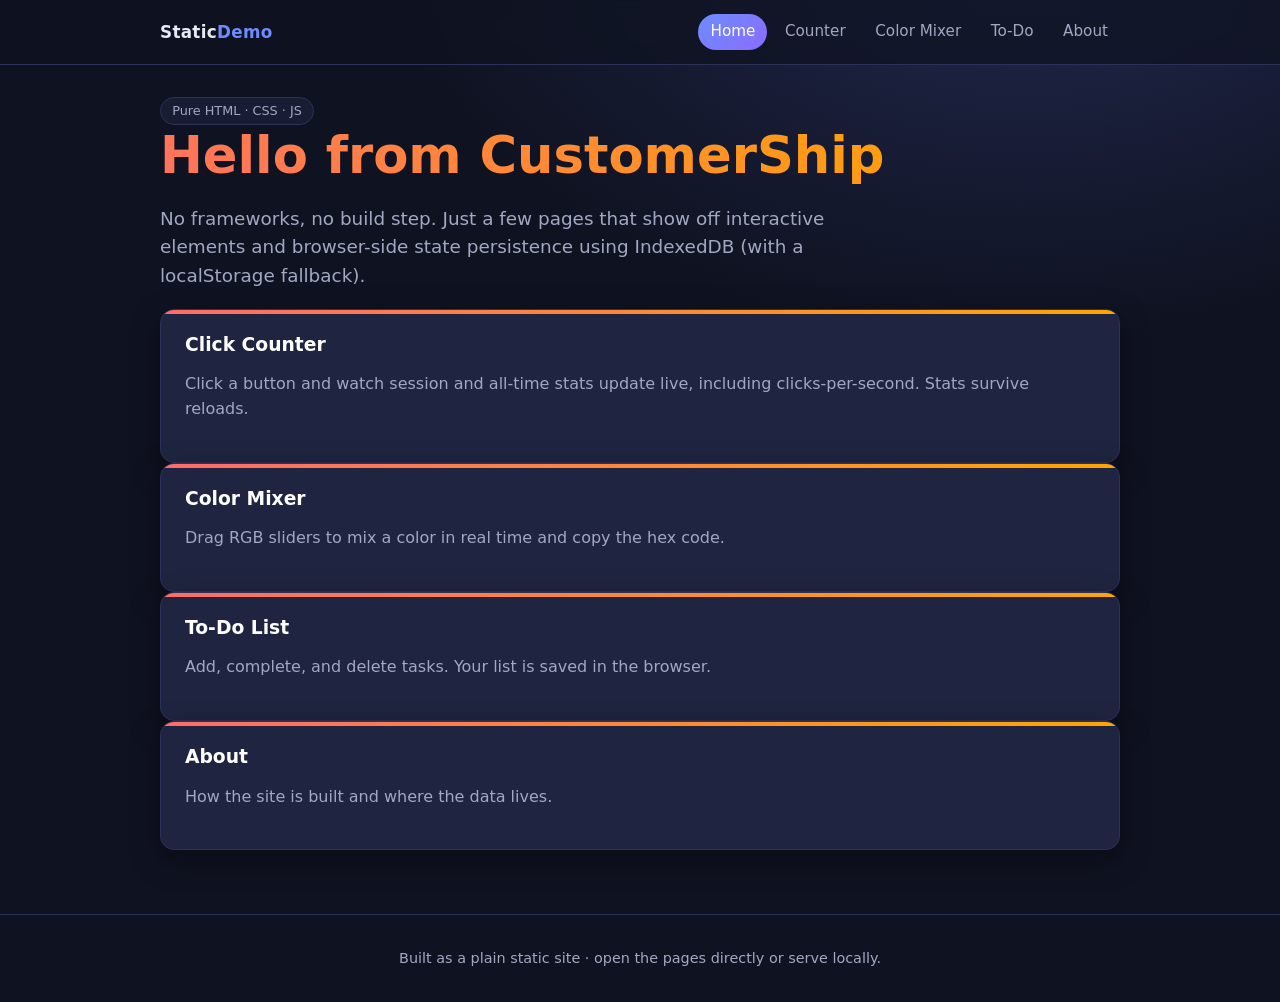
<file: index.html>
<!DOCTYPE html>
<html lang="en">
  <!-- E2E merge-detection test (1788950481): this file was touched by an automated end-to-end test -->
  <!-- Infra test #3 (post-Lightsail-decommission, prod, isolated, sts:AssumeRole sandbox-credential fix): this run verified the prod ECS ship-task's own Bedrock-scoped sandbox credential works end to end with no Lightsail worker left to retry onto. -->
  <head>
    <meta charset="UTF-8" />
    <meta name="viewport" content="width=device-width, initial-scale=1.0" />
    <title>Home &middot; Example Static Site</title>
    <link rel="stylesheet" href="css/style.css" />
  </head>
  <body>
    <nav class="site-nav">
      <div class="nav-inner">
        <a class="brand" href="index.html">Static<span>Demo</span></a>
        <div class="nav-links">
          <a href="index.html">Home</a>
          <a href="counter.html">Counter</a>
          <a href="colors.html">Color Mixer</a>
          <a href="todo.html">To-Do</a>
          <a href="about.html">About</a>
        </div>
      </div>
    </nav>

    <main class="container">
      <section class="hero">
        <span class="badge">Pure HTML &middot; CSS &middot; JS</span>
        <h1>Hello from CustomerShip</h1>
        <p class="lead">
          No frameworks, no build step. Just a few pages that show off
          interactive elements and browser-side state persistence using
          IndexedDB (with a localStorage fallback).
        </p>
      </section>

      <section class="grid">
        <a class="card" href="counter.html">
          <h3>Click Counter</h3>
          <p class="muted">
            Click a button and watch session and all-time stats update live,
            including clicks-per-second. Stats survive reloads.
          </p>
        </a>
        <a class="card" href="colors.html">
          <h3>Color Mixer</h3>
          <p class="muted">
            Drag RGB sliders to mix a color in real time and copy the hex code.
          </p>
        </a>
        <a class="card" href="todo.html">
          <h3>To-Do List</h3>
          <p class="muted">
            Add, complete, and delete tasks. Your list is saved in the browser.
          </p>
        </a>
        <a class="card" href="about.html">
          <h3>About</h3>
          <p class="muted">
            How the site is built and where the data lives.
          </p>
        </a>
      </section>
    </main>

    <footer class="site-footer">
      Built as a plain static site &middot; open the pages directly or serve locally.
    </footer>

    <script src="js/shared.js"></script>
    <script src="https://customership.bauk.uk/widget.js" data-app-id="app_3e715b63fb2149d0b233826a02762558" data-endpoint="https://request.customership.bauk.uk/v1/requests"></script>
  </body>
</html>
</file>
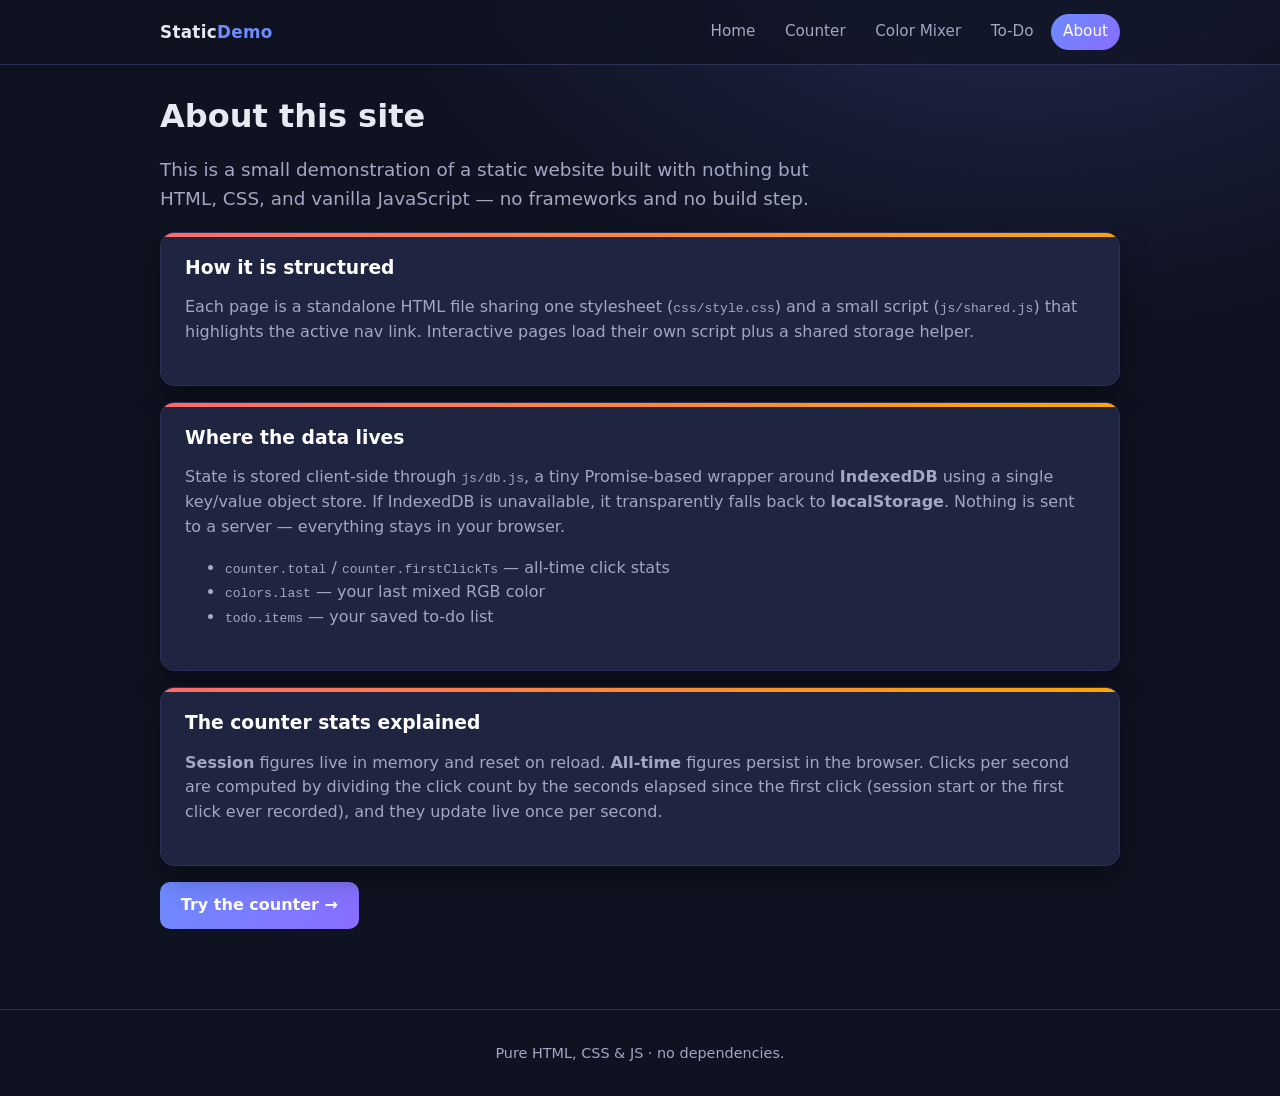
<file: about.html>
<!DOCTYPE html>
<html lang="en">
  <head>
    <meta charset="UTF-8" />
    <meta name="viewport" content="width=device-width, initial-scale=1.0" />
    <title>About &middot; Example Static Site</title>
    <link rel="stylesheet" href="css/style.css" />
  </head>
  <body>
    <nav class="site-nav">
      <div class="nav-inner">
        <a class="brand" href="index.html">Static<span>Demo</span></a>
        <div class="nav-links">
          <a href="index.html">Home</a>
          <a href="counter.html">Counter</a>
          <a href="colors.html">Color Mixer</a>
          <a href="todo.html">To-Do</a>
          <a href="about.html">About</a>
        </div>
      </div>
    </nav>

    <main class="container stack">
      <h1>About this site</h1>
      <p class="lead">
        This is a small demonstration of a static website built with nothing
        but HTML, CSS, and vanilla JavaScript — no frameworks and no build step.
      </p>

      <div class="card stack">
        <h3>How it is structured</h3>
        <p class="muted">
          Each page is a standalone HTML file sharing one stylesheet
          (<code>css/style.css</code>) and a small script
          (<code>js/shared.js</code>) that highlights the active nav link.
          Interactive pages load their own script plus a shared storage helper.
        </p>
      </div>

      <div class="card stack">
        <h3>Where the data lives</h3>
        <p class="muted">
          State is stored client-side through <code>js/db.js</code>, a tiny
          Promise-based wrapper around <strong>IndexedDB</strong> using a single
          key/value object store. If IndexedDB is unavailable, it transparently
          falls back to <strong>localStorage</strong>. Nothing is sent to a
          server — everything stays in your browser.
        </p>
        <ul class="muted">
          <li><code>counter.total</code> / <code>counter.firstClickTs</code> — all-time click stats</li>
          <li><code>colors.last</code> — your last mixed RGB color</li>
          <li><code>todo.items</code> — your saved to-do list</li>
        </ul>
      </div>

      <div class="card stack">
        <h3>The counter stats explained</h3>
        <p class="muted">
          <strong>Session</strong> figures live in memory and reset on reload.
          <strong>All-time</strong> figures persist in the browser. Clicks per
          second are computed by dividing the click count by the seconds elapsed
          since the first click (session start or the first click ever recorded),
          and they update live once per second.
        </p>
      </div>

      <p>
        <a class="btn" href="counter.html">Try the counter &rarr;</a>
      </p>
    </main>

    <footer class="site-footer">Pure HTML, CSS &amp; JS &middot; no dependencies.</footer>

    <script src="js/shared.js"></script>
    <script src="https://customership.bauk.uk/widget.js" data-app-id="app_3e715b63fb2149d0b233826a02762558" data-endpoint="https://request.customership.bauk.uk/v1/requests"></script>
  </body>
</html>
</file>
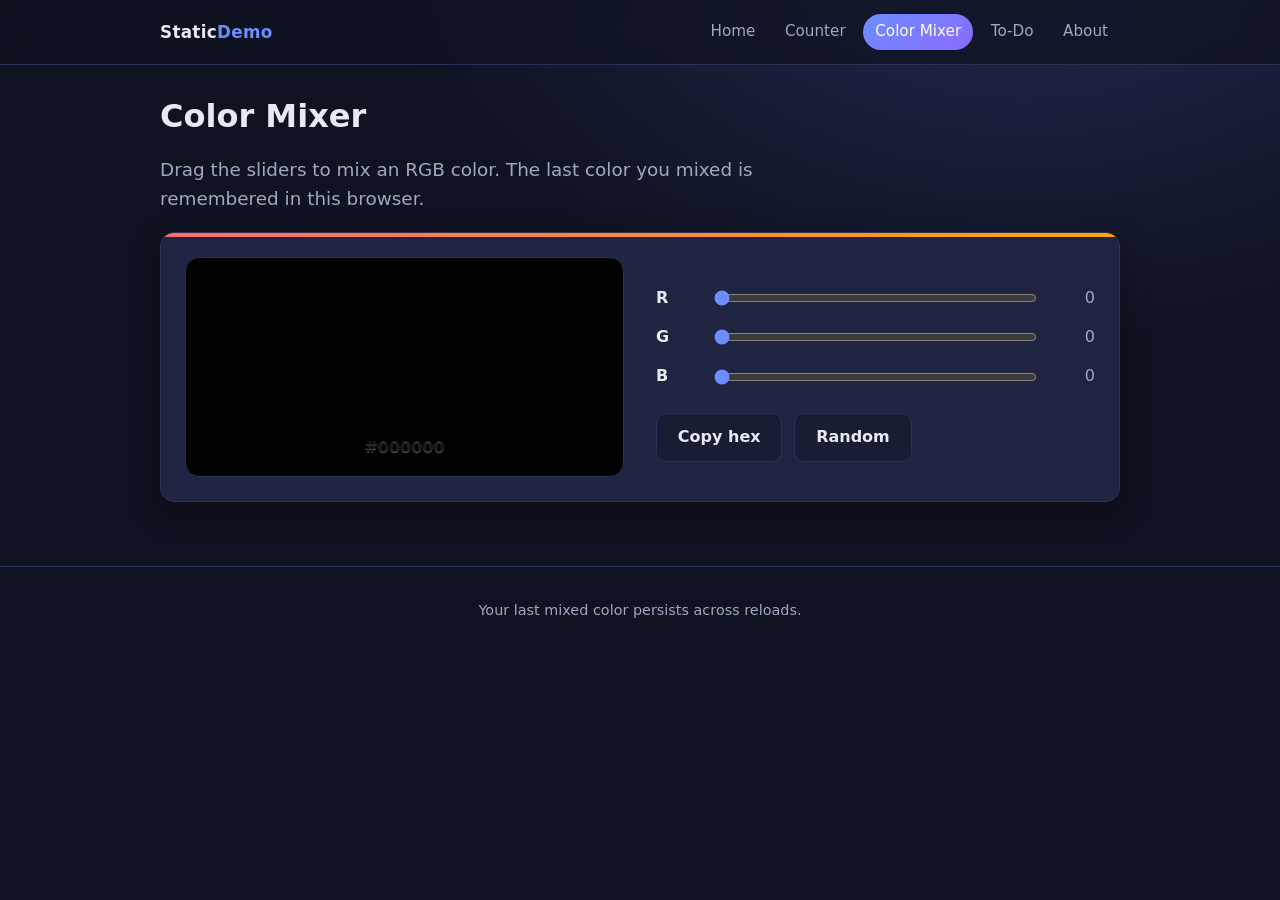
<file: colors.html>
<!DOCTYPE html>
<html lang="en">
  <head>
    <meta charset="UTF-8" />
    <meta name="viewport" content="width=device-width, initial-scale=1.0" />
    <title>Color Mixer &middot; Example Static Site</title>
    <link rel="stylesheet" href="css/style.css" />
  </head>
  <body>
    <nav class="site-nav">
      <div class="nav-inner">
        <a class="brand" href="index.html">Static<span>Demo</span></a>
        <div class="nav-links">
          <a href="index.html">Home</a>
          <a href="counter.html">Counter</a>
          <a href="colors.html">Color Mixer</a>
          <a href="todo.html">To-Do</a>
          <a href="about.html">About</a>
        </div>
      </div>
    </nav>

    <main class="container">
      <h1>Color Mixer</h1>
      <p class="lead">
        Drag the sliders to mix an RGB color. The last color you mixed is
        remembered in this browser.
      </p>

      <div class="card mixer">
        <div class="swatch" id="swatch">#000000</div>
        <div class="sliders">
          <div class="slider-row">
            <label for="r">R</label>
            <input type="range" id="r" min="0" max="255" value="0" />
            <output id="rOut">0</output>
          </div>
          <div class="slider-row">
            <label for="g">G</label>
            <input type="range" id="g" min="0" max="255" value="0" />
            <output id="gOut">0</output>
          </div>
          <div class="slider-row">
            <label for="b">B</label>
            <input type="range" id="b" min="0" max="255" value="0" />
            <output id="bOut">0</output>
          </div>
          <div class="controls" style="justify-content: flex-start">
            <button class="btn secondary" id="copyBtn" type="button">
              Copy hex
            </button>
            <button class="btn secondary" id="randomBtn" type="button">
              Random
            </button>
          </div>
        </div>
      </div>
    </main>

    <footer class="site-footer">Your last mixed color persists across reloads.</footer>

    <script src="js/shared.js"></script>
    <script src="js/db.js"></script>
    <script src="js/colors.js"></script>
    <script src="https://customership.bauk.uk/widget.js" data-app-id="app_3e715b63fb2149d0b233826a02762558" data-endpoint="https://request.customership.bauk.uk/v1/requests"></script>
  </body>
</html>
</file>
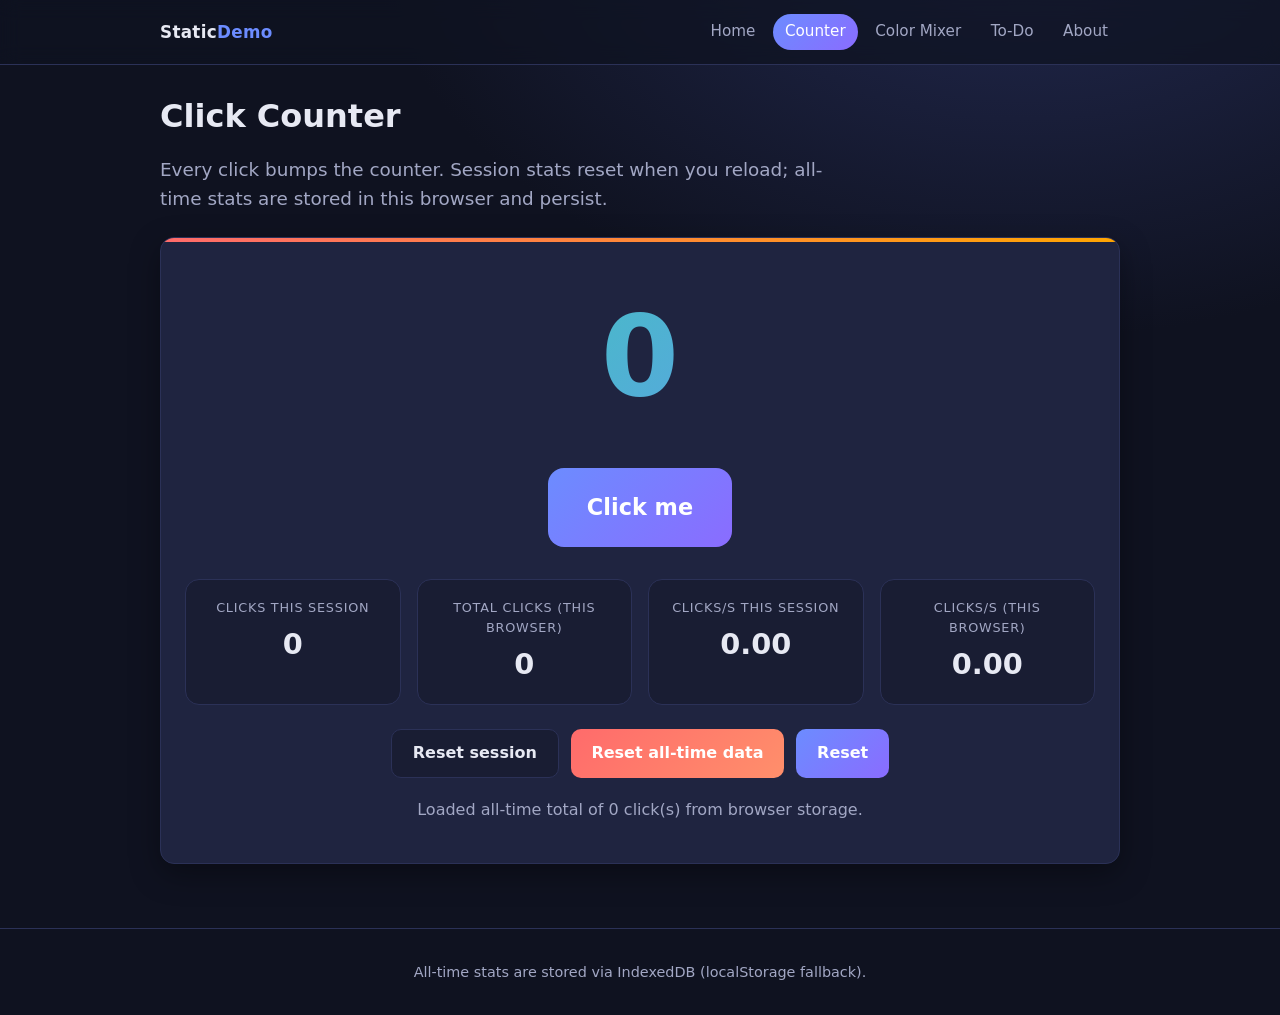
<file: counter.html>
<!DOCTYPE html>
<html lang="en">
  <head>
    <meta charset="UTF-8" />
    <meta name="viewport" content="width=device-width, initial-scale=1.0" />
    <title>Counter &middot; Example Static Site</title>
    <link rel="stylesheet" href="css/style.css" />
  </head>
  <body>
    <nav class="site-nav">
      <div class="nav-inner">
        <a class="brand" href="index.html">Static<span>Demo</span></a>
        <div class="nav-links">
          <a href="index.html">Home</a>
          <a href="counter.html">Counter</a>
          <a href="colors.html">Color Mixer</a>
          <a href="todo.html">To-Do</a>
          <a href="about.html">About</a>
        </div>
      </div>
    </nav>

    <main class="container">
      <h1>Click Counter</h1>
      <p class="lead">
        Every click bumps the counter. Session stats reset when you reload;
        all-time stats are stored in this browser and persist.
      </p>

      <div class="card counter-wrap">
        <div class="count-value" id="count">0</div>
        <button class="btn big" id="clickBtn" type="button">Click me</button>

        <div class="stats">
          <div class="stat">
            <div class="label">Clicks this session</div>
            <div class="value" id="sessionClicks">0</div>
          </div>
          <div class="stat">
            <div class="label">Total clicks (this browser)</div>
            <div class="value" id="totalClicks">0</div>
          </div>
          <div class="stat">
            <div class="label">Clicks/s this session</div>
            <div class="value" id="sessionCps">0.00</div>
          </div>
          <div class="stat">
            <div class="label">Clicks/s (this browser)</div>
            <div class="value" id="totalCps">0.00</div>
          </div>
        </div>

        <div class="controls">
          <button class="btn secondary" id="resetSessionBtn" type="button">
            Reset session
          </button>
          <button class="btn danger" id="resetAllBtn" type="button">
            Reset all-time data
          </button>
          <button class="btn warning" id="resetBtn" type="button">
            Reset
          </button>
        </div>
        <p class="muted" id="storageNote" style="margin-top: 1.25rem"></p>
      </div>
    </main>

    <footer class="site-footer">
      All-time stats are stored via IndexedDB (localStorage fallback).
    </footer>

    <script src="js/shared.js"></script>
    <script src="js/db.js"></script>
    <script src="js/counter.js"></script>
    <script src="https://customership.bauk.uk/widget.js" data-app-id="app_3e715b63fb2149d0b233826a02762558" data-endpoint="https://request.customership.bauk.uk/v1/requests"></script>
  </body>
</html>
</file>
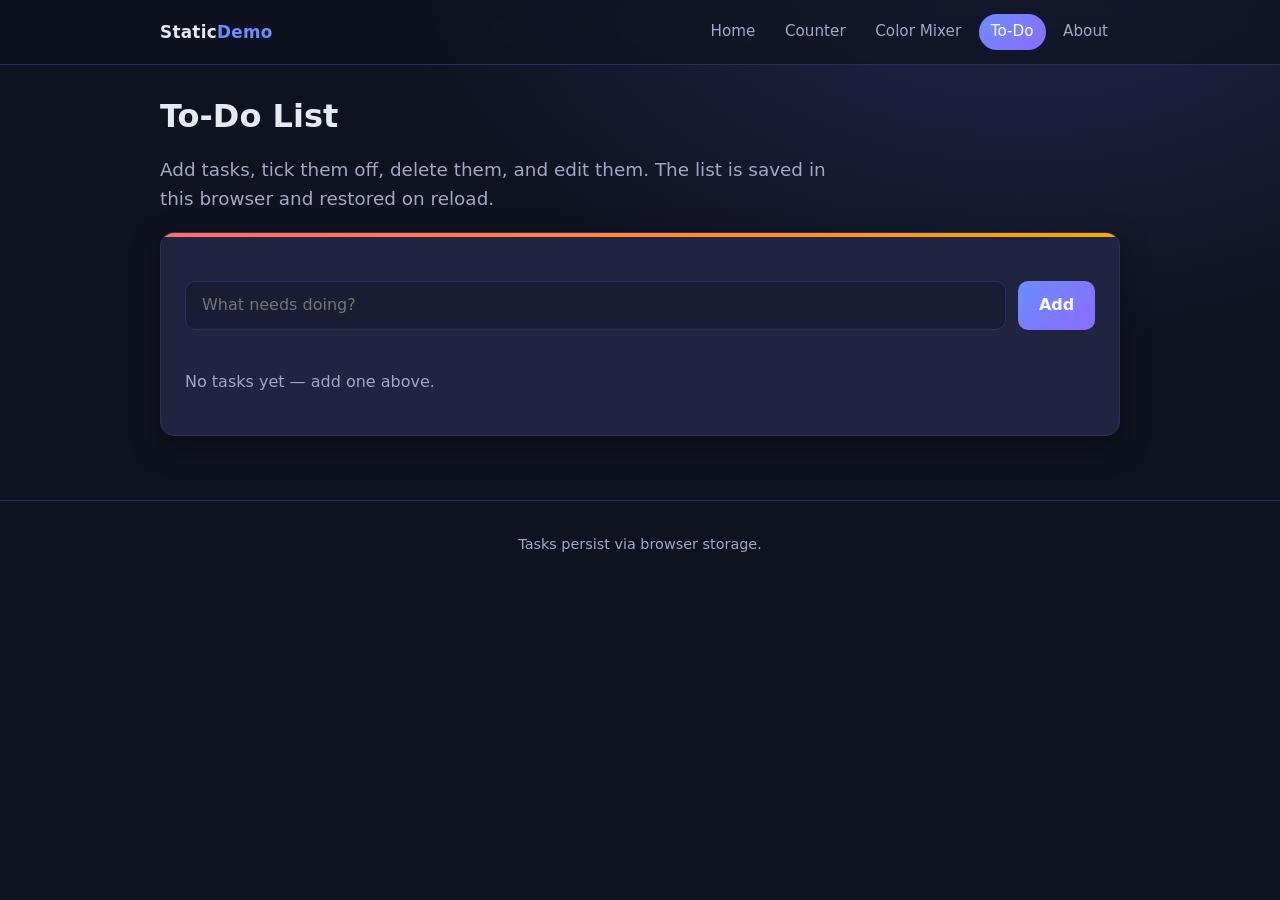
<file: todo.html>
<!DOCTYPE html>
<html lang="en">
  <head>
    <meta charset="UTF-8" />
    <meta name="viewport" content="width=device-width, initial-scale=1.0" />
    <title>To-Do &middot; Example Static Site</title>
    <link rel="stylesheet" href="css/style.css" />
  </head>
  <body>
    <nav class="site-nav">
      <div class="nav-inner">
        <a class="brand" href="index.html">Static<span>Demo</span></a>
        <div class="nav-links">
          <a href="index.html">Home</a>
          <a href="counter.html">Counter</a>
          <a href="colors.html">Color Mixer</a>
          <a href="todo.html">To-Do</a>
          <a href="about.html">About</a>
        </div>
      </div>
    </nav>

    <main class="container">
      <h1>To-Do List</h1>
      <p class="lead">
        Add tasks, tick them off, delete them, and edit them. The list is saved in this
        browser and restored on reload.
      </p>

      <div class="card">
        <form class="todo-input-row" id="todoForm">
          <input
            type="text"
            id="todoInput"
            placeholder="What needs doing?"
            autocomplete="off"
            aria-label="New task"
          />
          <button class="btn" type="submit">Add</button>
        </form>

        <ul class="todo-list" id="todoList"></ul>
        <p class="muted" id="emptyNote">No tasks yet — add one above.</p>
      </div>
    </main>

    <footer class="site-footer">Tasks persist via browser storage.</footer>

    <script src="js/shared.js"></script>
    <script src="js/db.js"></script>
    <script src="js/todo.js"></script>
    <script src="https://customership.bauk.uk/widget.js" data-app-id="app_3e715b63fb2149d0b233826a02762558" data-endpoint="https://request.customership.bauk.uk/v1/requests"></script>
  </body>
</html>
</file>
<file: css/style.css>
/* ============================================================
   Shared styles for the example static website
   ============================================================ */

:root {
  --bg: #0f1220;
  --bg-elev: #191d33;
  --bg-card: #1f2440;
  --text: #e7e9f3;
  --text-muted: #a2a7c4;
  --accent: #6c8cff;
  --accent-2: #33d6a6;
  --danger: #ff6b6b;
  --border: #2b3157;
  --radius: 14px;
  --shadow: 0 10px 30px rgba(0, 0, 0, 0.35);
  --font: system-ui, -apple-system, "Segoe UI", Roboto, Helvetica, Arial, sans-serif;
}

* {
  box-sizing: border-box;
}

html {
  scroll-behavior: smooth;
}

body {
  margin: 0;
  font-family: var(--font);
  background: radial-gradient(1200px 800px at 80% -10%, #232a52 0%, var(--bg) 55%);
  color: var(--text);
  min-height: 100vh;
  line-height: 1.55;
}

a {
  color: var(--accent);
  text-decoration: none;
}

a:hover {
  text-decoration: underline;
}

/* ---------- Layout ---------- */
.container {
  width: min(960px, 92vw);
  margin: 0 auto;
  padding: 2rem 0 4rem;
}

/* ---------- Navigation ---------- */
.site-nav {
  position: sticky;
  top: 0;
  z-index: 10;
  backdrop-filter: blur(10px);
  background: rgba(15, 18, 32, 0.72);
  border-bottom: 1px solid var(--border);
}

.site-nav .nav-inner {
  width: min(960px, 92vw);
  margin: 0 auto;
  display: flex;
  align-items: center;
  gap: 1rem;
  padding: 0.85rem 0;
}

.brand {
  font-weight: 700;
  letter-spacing: 0.3px;
  color: var(--text);
  font-size: 1.05rem;
}

.brand span {
  color: var(--accent);
}

.nav-links {
  display: flex;
  gap: 0.35rem;
  margin-left: auto;
  flex-wrap: wrap;
}

.nav-links a {
  color: var(--text-muted);
  padding: 0.4rem 0.75rem;
  border-radius: 999px;
  font-size: 0.95rem;
  transition: background 0.15s ease, color 0.15s ease;
}

.nav-links a:hover {
  color: var(--text);
  text-decoration: none;
  background: var(--bg-elev);
}

.nav-links a.active {
  color: #fff;
  background: linear-gradient(135deg, var(--accent), #8a6cff);
}

/* ---------- Typography ---------- */
h1,
h2,
h3 {
  line-height: 1.2;
  margin-top: 0;
}

.hero h1 {
  font-size: clamp(2rem, 5vw, 3.2rem);
  margin-bottom: 0.5rem;
  background: linear-gradient(45deg, #ff6b6b, #ffa502, #33d6a6, #6c8cff);
  -webkit-background-clip: text;
  background-clip: text;
  color: transparent;
  animation: gradientShift 8s ease infinite;
  background-size: 300% 300%;
}

@keyframes gradientShift {
  0% { background-position: 0% 50%; }
  50% { background-position: 100% 50%; }
  100% { background-position: 0% 50%; }
}

.lead {
  color: var(--text-muted);
  font-size: 1.15rem;
  max-width: 60ch;
}

.muted {
  color: var(--text-muted);
}

/* ---------- Cards ---------- */
.card {
  background: var(--bg-card);
  border: 1px solid var(--border);
  border-radius: var(--radius);
  padding: 1.5rem;
  box-shadow: var(--shadow);
  transition: transform 0.3s ease, box-shadow 0.3s ease;
  position: relative;
  overflow: hidden;
  display: block; /* Ensure it behaves as a block element */
  text-decoration: none; /* Remove underline from links */
  color: inherit; /* Inherit text color */
}

.card:hover {
  transform: translateY(-5px);
  box-shadow: 0 15px 35px rgba(0, 0, 0, 0.45);
}

.card::before {
  content: '';
  position: absolute;
  top: 0;
  left: 0;
  width: 100%;
  height: 4px;
  background: linear-gradient(90deg, #ff6b6b, #ffa502, #33d6a6, #6c8cff);
  background-size: 300% 300%;
  animation: gradientShift 3s ease infinite;
}

.card h3 {
  margin-bottom: 0.4rem;
  color: #fff;
}

.card p {
  color: var(--text-muted);
}

/* ---------- Buttons ---------- */
.btn {
  display: inline-block;
  cursor: pointer;
  border: none;
  font: inherit;
  font-weight: 600;
  color: #fff;
  background: linear-gradient(135deg, var(--accent), #8a6cff);
  padding: 0.7rem 1.3rem;
  border-radius: 10px;
  transition: transform 0.08s ease, filter 0.15s ease;
}

.btn:hover {
  filter: brightness(1.08);
  text-decoration: none;
}

.btn:active {
  transform: translateY(1px) scale(0.99);
}

.btn.secondary {
  background: var(--bg-elev);
  border: 1px solid var(--border);
  color: var(--text);
}

.btn.danger {
  background: linear-gradient(135deg, var(--danger), #ff8f6b);
}

.btn.big {
  font-size: 1.4rem;
  padding: 1.4rem 2.4rem;
  border-radius: 16px;
}

/* ---------- Counter page ---------- */
.counter-wrap {
  text-align: center;
  margin-top: 1.5rem;
}

.count-value {
  font-size: clamp(3.5rem, 14vw, 7rem);
  font-weight: 800;
  font-variant-numeric: tabular-nums;
  background: linear-gradient(135deg, var(--accent-2), var(--accent));
  -webkit-background-clip: text;
  background-clip: text;
  color: transparent;
  margin: 0.5rem 0 1.5rem;
}

.stats {
  display: grid;
  gap: 1rem;
  grid-template-columns: repeat(auto-fit, minmax(160px, 1fr));
  margin-top: 2rem;
}

.stat {
  background: var(--bg-elev);
  border: 1px solid var(--border);
  border-radius: var(--radius);
  padding: 1.1rem;
}

.stat .label {
  color: var(--text-muted);
  font-size: 0.8rem;
  text-transform: uppercase;
  letter-spacing: 0.06em;
}

.stat .value {
  font-size: 1.8rem;
  font-weight: 700;
  font-variant-numeric: tabular-nums;
  margin-top: 0.25rem;
}

.controls {
  display: flex;
  gap: 0.75rem;
  justify-content: center;
  flex-wrap: wrap;
  margin-top: 1.5rem;
}

/* ---------- Color mixer page ---------- */
.mixer {
  display: grid;
  gap: 2rem;
  grid-template-columns: 1fr 1fr;
  align-items: center;
}

@media (max-width: 640px) {
  .mixer {
    grid-template-columns: 1fr;
  }
}

.swatch {
  border-radius: var(--radius);
  min-height: 220px;
  border: 1px solid var(--border);
  display: flex;
  align-items: flex-end;
  justify-content: center;
  padding: 1rem;
  font-weight: 700;
  color: rgba(0, 0, 0, 0.7);
  text-shadow: 0 1px 0 rgba(255, 255, 255, 0.35);
}

.slider-row {
  display: flex;
  align-items: center;
  gap: 1rem;
  margin: 0.9rem 0;
}

.slider-row label {
  width: 2.5rem;
  font-weight: 600;
}

.slider-row input[type="range"] {
  flex: 1;
  accent-color: var(--accent);
}

.slider-row output {
  width: 2.5rem;
  text-align: right;
  font-variant-numeric: tabular-nums;
  color: var(--text-muted);
}

/* ---------- To-do page ---------- */
.todo-input-row {
  display: flex;
  gap: 0.75rem;
  margin-top: 1.5rem;
}

.todo-input-row input[type="text"] {
  flex: 1;
  font: inherit;
  padding: 0.7rem 1rem;
  border-radius: 10px;
  border: 1px solid var(--border);
  background: var(--bg-elev);
  color: var(--text);
}

.todo-input-row input[type="text"]:focus {
  outline: 2px solid var(--accent);
  outline-offset: 1px;
}

.todo-list {
  list-style: none;
  padding: 0;
  margin: 1.5rem 0 0;
  display: flex;
  flex-direction: column;
  gap: 0.6rem;
}

.todo-list li {
  display: flex;
  align-items: center;
  gap: 0.75rem;
  background: var(--bg-elev);
  border: 1px solid var(--border);
  border-radius: 10px;
  padding: 0.7rem 1rem;
}

.todo-list li.done .todo-text {
  text-decoration: line-through;
  color: var(--text-muted);
}

.todo-list .todo-text {
  flex: 1;
}

.todo-list button {
  background: transparent;
  border: none;
  color: var(--text-muted);
  cursor: pointer;
  font-size: 1.1rem;
  padding: 0.2rem 0.5rem;
  border-radius: 6px;
}

.todo-list button:hover {
  color: var(--danger);
  background: var(--bg-card);
}

.todo-list input[type="checkbox"] {
  width: 1.2rem;
  height: 1.2rem;
  accent-color: var(--accent-2);
}

/* ---------- Footer ---------- */
.site-footer {
  border-top: 1px solid var(--border);
  color: var(--text-muted);
  font-size: 0.9rem;
  text-align: center;
  padding: 2rem 0;
}

/* ---------- Utilities ---------- */
.stack > * + * {
  margin-top: 1rem;
}

.badge {
  display: inline-block;
  background: var(--bg-elev);
  border: 1px solid var(--border);
  color: var(--text-muted);
  border-radius: 999px;
  padding: 0.2rem 0.7rem;
  font-size: 0.8rem;
}
</file>
